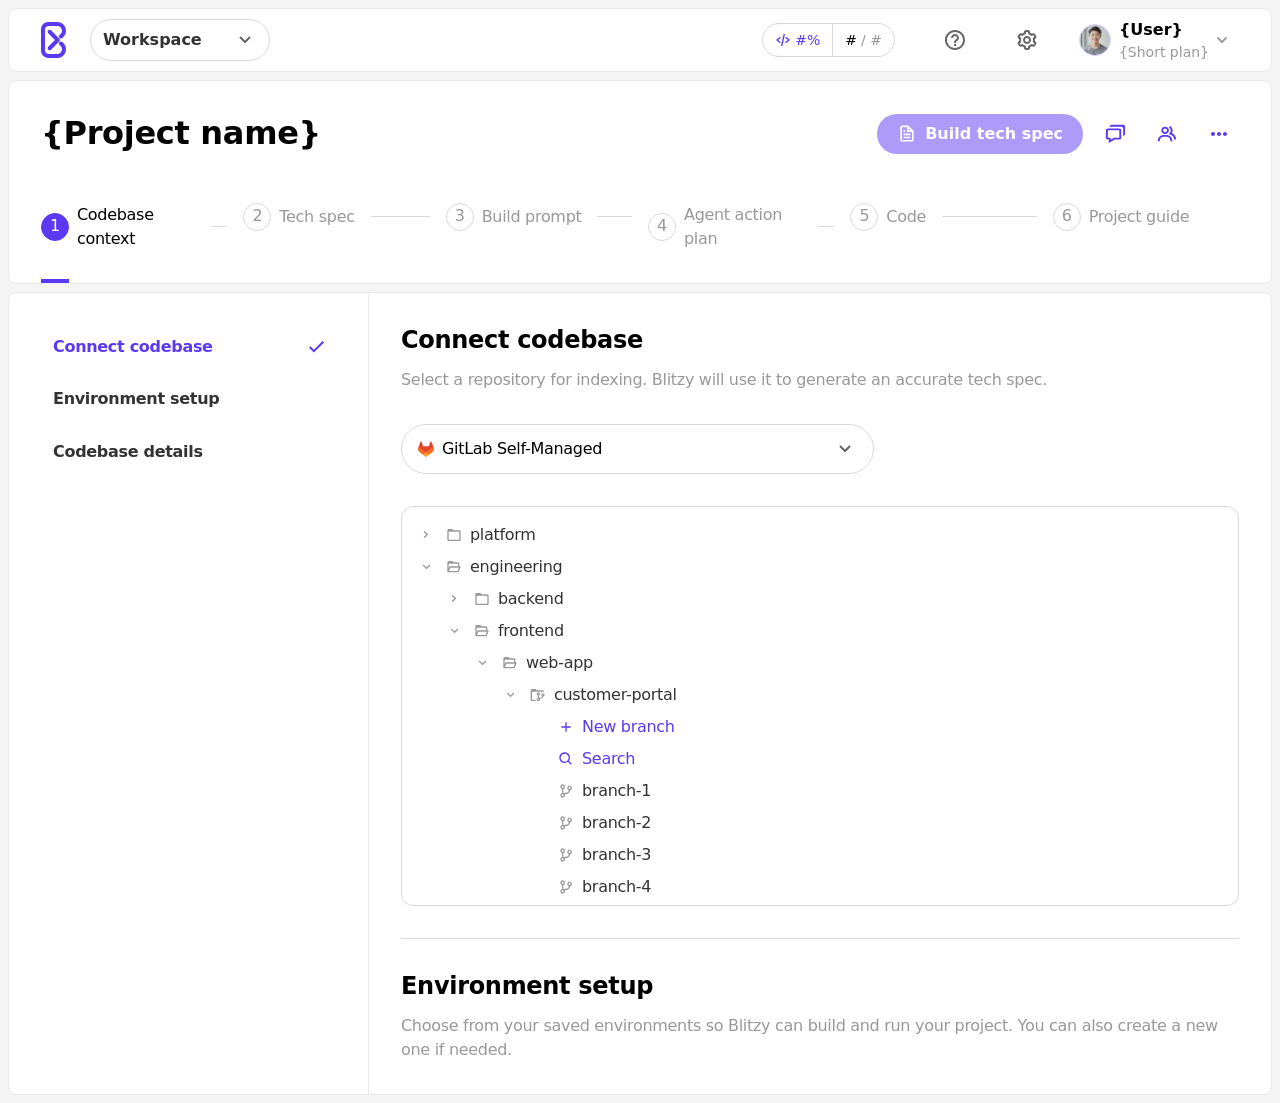
<file: index.html>
<!DOCTYPE html>
<html lang="en">
<head>
  <meta charset="UTF-8">
  <meta name="viewport" content="width=device-width, initial-scale=1.0">
  <title>Connect codebase · Blitzy Platform 2.0</title>
  <!-- SEO: concise page summary for search engines / link previews. Describes the
       "Connect codebase" wizard step and its repository branch selector. -->
  <meta name="description" content="Connect a repository to Blitzy Platform 2.0 and select a branch to index. Browse, paginate, and search your codebase branches to generate an accurate tech spec.">


  <!-- No-op favicon: the design defines no favicon asset, so this empty data URI
       suppresses the browser's automatic /favicon.ico request and keeps the
       console free of a spurious 404. Adds no visible UI. -->
  <link rel="icon" href="data:,">

  <!--
    Blitzy Platform 2.0 — "Branch pagination + search" (Requirements R1, R8).
    Semantic, framework-agnostic page shell for the "Connect codebase" wizard
    step. Structure + semantic class names + ARIA only — every visual value is
    token-driven and defined in the linked stylesheets (no inline styles).

    Load order is a strict contract:
      1. css/tokens.css  (design tokens) — MUST be first
      2. css/styles.css  (layout + component styles) — resolves the tokens
    Scripts load at end of <body> in dependency order: data.js ->
    branch-selector.js -> app.js.
  -->
  <link rel="stylesheet" href="css/tokens.css">
  <link rel="stylesheet" href="css/styles.css">
</head>
<body>

  <!-- ===================================================================
       App bar (Figma 48966:64340)
       Left cluster: Blitzy logo + Workspace select.
       Right cluster: usage pill + help + settings + account.
       =================================================================== -->
  <header class="app-bar">
    <div class="app-bar__group app-bar__group--left">
      <span class="app-bar__logo">
        <img src="assets/icons/blitzy-logo.svg" alt="Blitzy" width="25" height="36">
      </span>

      <!-- Workspace select (48966:64345): label + trailing chevron, no leading icon.
           app.js gives .select-control a benign open/close affordance. -->
      <button class="select-control" type="button" aria-haspopup="listbox" aria-expanded="false">
        <span class="select-control__label">Workspace</span>
        <span class="select-control__icon">
          <img src="assets/icons/chevron-down.svg" alt="" aria-hidden="true" width="24" height="24">
        </span>
      </button>
    </div>

    <div class="app-bar__group app-bar__group--right">
      <!-- Usage pill (48966:64349): the outer frame carries 20px horizontal
           padding (transparent); the bordered body holds the two segments —
           left </> + "#%" (accent); right "#" used + "/ #" total. -->
      <div class="usage-pill">
        <span class="usage-pill__body">
          <span class="usage-pill__segment usage-pill__segment--left">
            <img src="assets/icons/code-alt.svg" alt="" aria-hidden="true" width="16" height="16">
            <span>#%</span>
          </span>
          <span class="usage-pill__segment usage-pill__segment--right">
            <span class="usage-pill__used">#</span>
            <span class="usage-pill__total">/ #</span>
          </span>
        </span>
      </div>

      <button class="app-bar__icon" type="button" aria-label="Help">
        <img src="assets/icons/help-circle.svg" alt="" aria-hidden="true" width="24" height="24">
      </button>
      <button class="app-bar__icon" type="button" aria-label="Settings">
        <img src="assets/icons/cog.svg" alt="" aria-hidden="true" width="24" height="24">
      </button>

      <!-- Account (48966:64361): avatar + name/plan text stack + trailing chevron.
           C2 — a focusable <button> with an accessible name (was a non-focusable
           <div>). The avatar is decorative here since aria-label names the control.
           WCAG 2.5.3 (Label in Name): the accessible name INCLUDES the visible
           text ("{User}", "{Short plan}") so speech-input users can target the
           control by its visible label; the "Account" prefix supplies role context. -->
      <button class="account" type="button" aria-label="Account: {User}, {Short plan}">
        <span class="avatar">
          <img src="assets/images/profile-picture.png" alt="" aria-hidden="true" width="32" height="32">
        </span>
        <span class="account__text">
          <span class="account__name">{User}</span>
          <span class="account__plan">{Short plan}</span>
        </span>
        <img class="account__chevron" src="assets/icons/header-chevron.svg" alt="" aria-hidden="true" width="10" height="6">
      </button>
    </div>
  </header>

  <!-- ===================================================================
       Card B — "Final" band (Figma 48966:64371): white card wrapping the
       project header + wizard stepper. Fill #FFFFFF, 1px #E9E9E9, radius 8,
       padding 32/32/0, 48px gap between header and stepper.
       =================================================================== -->
  <div class="card card--band">
  <!-- ===================================================================
       Project header (Figma 48966:64372): title + action buttons.
       =================================================================== -->
  <div class="project-header">
    <h1 class="project-header__title">{Project name}</h1>

    <div class="project-header__actions">
      <!-- Primary "Build tech spec" button — DISABLED per the design. -->
      <button class="btn btn--primary" type="button" disabled aria-disabled="true">
        <img src="assets/icons/file.svg" alt="" aria-hidden="true" width="20" height="20">
        Build tech spec
      </button>

      <!-- Icon-only actions (chat, group, more). -->
      <button class="btn btn--icon" type="button" aria-label="Chat">
        <img src="assets/icons/chat.svg" alt="" aria-hidden="true" width="23" height="22">
      </button>
      <button class="btn btn--icon" type="button" aria-label="Team">
        <img src="assets/icons/group.svg" alt="" aria-hidden="true" width="23" height="22">
      </button>
      <button class="btn btn--icon" type="button" aria-label="More options">
        <img src="assets/icons/dots-horizontal.svg" alt="" aria-hidden="true" width="24" height="24">
      </button>
    </div>
  </div>

  <!-- ===================================================================
       Wizard stepper (Figma 48966:64385): 6 steps, step 1 active.
       Each step carries its underline element; CSS reveals it only for the
       active step. Active step is marked aria-current="step".
       =================================================================== -->
  <ol class="wizard-stepper">
    <li class="wizard-step" aria-current="step">
      <span class="wizard-step__circle">1</span>
      <span class="wizard-step__label">Codebase context</span>
      <span class="wizard-step__underline" aria-hidden="true"></span>
    </li>
    <li class="wizard-step">
      <span class="wizard-step__circle">2</span>
      <span class="wizard-step__label">Tech spec</span>
      <span class="wizard-step__underline" aria-hidden="true"></span>
    </li>
    <li class="wizard-step">
      <span class="wizard-step__circle">3</span>
      <span class="wizard-step__label">Build prompt</span>
      <span class="wizard-step__underline" aria-hidden="true"></span>
    </li>
    <li class="wizard-step">
      <span class="wizard-step__circle">4</span>
      <span class="wizard-step__label">Agent action plan</span>
      <span class="wizard-step__underline" aria-hidden="true"></span>
    </li>
    <li class="wizard-step">
      <span class="wizard-step__circle">5</span>
      <span class="wizard-step__label">Code</span>
      <span class="wizard-step__underline" aria-hidden="true"></span>
    </li>
    <li class="wizard-step">
      <span class="wizard-step__circle">6</span>
      <span class="wizard-step__label">Project guide</span>
      <span class="wizard-step__underline" aria-hidden="true"></span>
    </li>
  </ol>
  </div><!-- /.card--band -->

  <!-- ===================================================================
       Card C — main-content card (Figma 48966:64434): white card wrapping the
       section nav + main content, separated by the nav's right divider.
       Fill #FFFFFF, 1px #E9E9E9, radius 8.
       =================================================================== -->
  <div class="card card--content">
  <!-- ===================================================================
       Content layout: section nav (aside) + main content.
       =================================================================== -->
  <div class="layout">
    <!-- Section navigation (Figma 48966:64436): active item has the trailing check. -->
    <aside>
      <nav class="section-nav" aria-label="Codebase context sections">
        <a class="section-nav__item" href="#connect-codebase" aria-current="page">
          <span>Connect codebase</span>
          <span class="section-nav__check">
            <img src="assets/icons/nav-check.svg" alt="" aria-hidden="true" width="15" height="12">
          </span>
        </a>
        <a class="section-nav__item" href="#environment-setup">
          <span>Environment setup</span>
        </a>
        <a class="section-nav__item" href="#codebase-details">
          <span>Codebase details</span>
        </a>
      </nav>
    </aside>

    <main>
      <!-- Section heading block (Figma 48966:64448): heading + subtitle, 12px gap. -->
      <div class="section-head" id="connect-codebase">
        <h2 class="section-heading">Connect codebase</h2>
        <p class="section-subtitle">Select a repository for indexing. Blitzy will use it to generate an accurate tech spec.</p>
      </div>

      <!-- Repository select (Figma 48966:64451): leading GitLab logo + label + trailing chevron. -->
      <button class="select-control" type="button" aria-haspopup="listbox" aria-expanded="false">
        <span class="select-control__icon">
          <img src="assets/icons/gitlab.svg" alt="" aria-hidden="true" width="16" height="16">
        </span>
        <span class="select-control__label">GitLab Self-Managed</span>
        <span class="select-control__icon">
          <img src="assets/icons/chevron-down.svg" alt="" aria-hidden="true" width="24" height="24">
        </span>
      </button>

      <!-- Branch-selector panel mount (Figma 48966:64459) — R1.
           EMPTY on purpose: js/branch-selector.js renders the folder/repo
           chain, action rows, branch rows, search, empty state and the
           confirmation bar into this container at runtime. The polite live
           region below is reused by the module to announce filter result and
           appended-row counts to assistive technology. -->
      <section id="branch-selector" class="branch-selector">
        <div class="branch-selector__live" role="status" aria-live="polite" aria-atomic="true"></div>
      </section>

      <!-- In-column divider (Figma 48966:64688) — C4: 1px #D9D9D9 rule spanning the
           content column. The 32px clearance above/below comes from main's 32px gap. -->
      <hr class="content-divider">

      <!-- Section heading block (Figma 48966:64689) — C3: "Environment setup" heading
           + subtitle, 12px gap; same shared template as "Connect codebase". -->
      <div class="section-head" id="environment-setup">
        <h2 class="section-heading">Environment setup</h2>
        <p class="section-subtitle">Choose from your saved environments so Blitzy can build and run your project. You can also create a new one if needed.</p>
      </div>
    </main>
  </div>
  </div><!-- /.card--content -->

  <!-- ===================================================================
       Scripts — classic (non-module) scripts in strict dependency order:
       data.js (static seed) -> branch-selector.js (feature) -> app.js (bootstrap).
       =================================================================== -->
  <script src="js/data.js"></script>
  <script src="js/branch-selector.js"></script>
  <script src="js/app.js"></script>
</body>
</html>
</file>
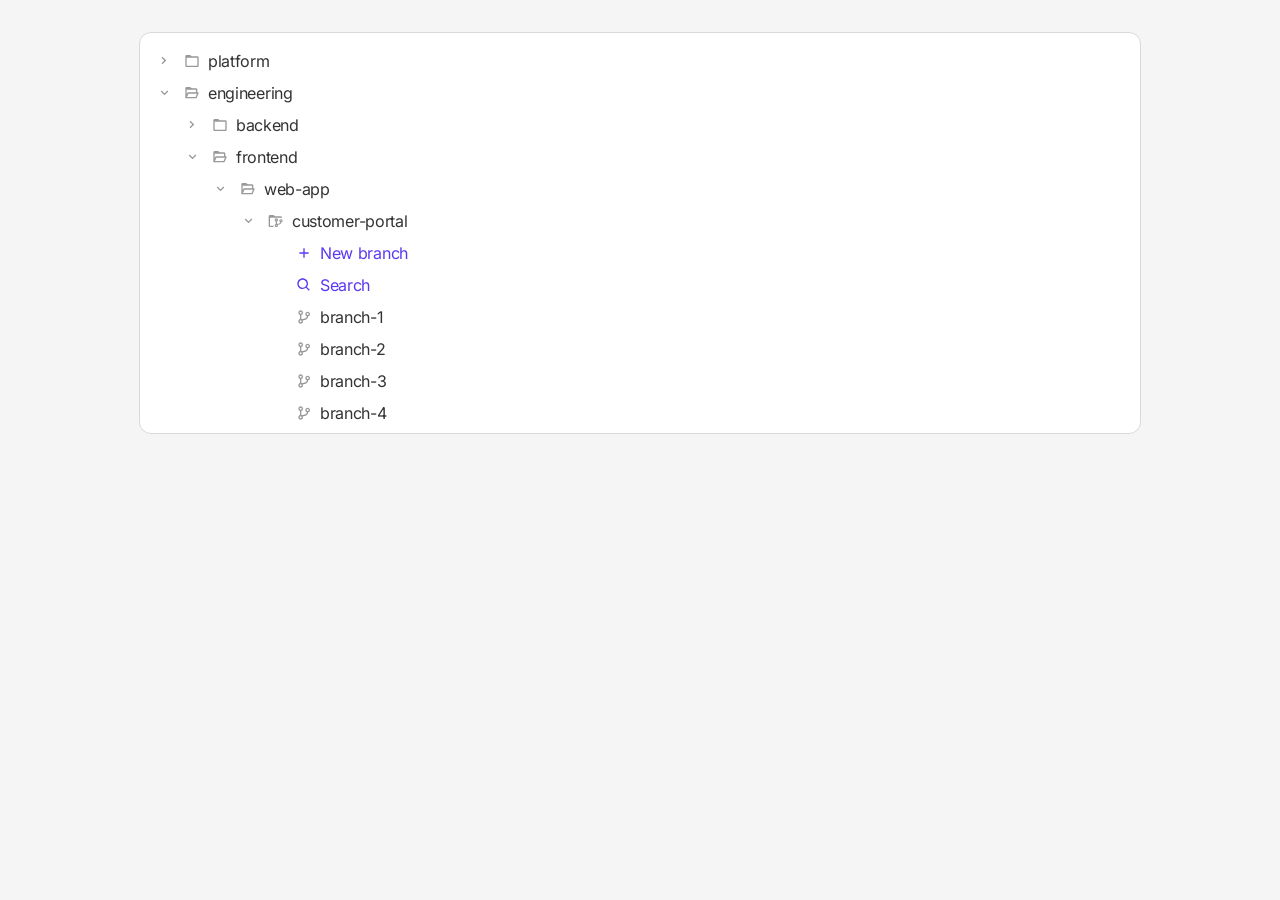
<file: public/index.html>
<!DOCTYPE html>
<html lang="en">
<head>
  <meta charset="utf-8">
  <meta name="viewport" content="width=device-width, initial-scale=1">
  <title>Branch pagination + search</title>
  <meta name="description" content="A codebase folder and repository tree with branch pagination, inline search, selection, and a confirmation footer.">

  <!--
    Stylesheet order is a hard contract: css/tokens.css declares the :root custom
    properties (colors, typography, spacing, radius) that css/branch-list.css
    consumes via var(--…), so tokens MUST load first. Paths are RELATIVE so the
    assets resolve under any static file server. Inter is provided by @font-face
    in css/tokens.css (self-hosted under assets/fonts/, system-font fallback);
    there is intentionally NO external font CDN — zero third-party dependencies.
  -->
  <link rel="stylesheet" href="css/tokens.css">
  <link rel="stylesheet" href="css/branch-list.css">
  <!--
    Favicon: an intentional, self-contained brand mark declared as an inline
    base64 SVG data URI (a #5B39F3 rounded square, the brand purple). Because it
    is a data URI it triggers NO network request and adds NO remote dependency,
    which both honours the project's zero-dependency posture and eliminates the
    default "/favicon.ico" 404 + console error that browsers otherwise emit.
  -->
  <link rel="icon" type="image/svg+xml" href="[data-uri]">
</head>
<body>
  <!-- Visually-hidden document heading (structure for assistive tech; the Figma
       design has no visible panel title, and the surrounding application shell is
       out of scope — Technical Spec §0.8.2). -->
  <h1 class="sr-only">Branch pagination and search</h1>

  <main class="page">
    <!--
      BranchTreeContainer — the bordered branch-list panel (Figma 48966:72006).
      Fixed 400px × ~1000px: 1px #D9D9D9 border, 12px radius, overflow clipped. A
      flex column with two in-flow children: the scrolling list (#tree-list) and
      the pinned confirmation footer (#confirmation-footer). All visual values are
      realized in css/branch-list.css against css/tokens.css; this markup carries
      semantic structure + stable hooks ONLY (no inline styles, no inline scripts).
    -->
    <div class="branch-tree" id="branch-tree">

      <!--
        Scroll region and pagination IntersectionObserver root. Exposed as
        role="tree" (WAI-ARIA Tree) so assistive tech enters tree-navigation
        mode. js/tree.js renders the folder / repository / "New branch" / branch
        rows directly inside it as a FLATTENED set of role="treeitem" rows — each
        carrying aria-level (1-based depth), a data-depth="N" indentation hook, a
        24px icon slot, and a label; folder / repository rows additionally expose
        aria-expanded. Keyboard follows the Tree pattern (single tab stop + roving
        tabindex; Arrow/Home/End move focus — see js/tree.js).

        ARIA ownership reconciliation (F-08 / P4-FIND-3): the non-treeitem nodes that
        share this container — the search input row, the empty-state message, and the
        pagination sentinel — are marked role="none" so they are removed from the
        tree's owned item structure (they are non-focusable, so role="none" is
        honoured). The resting "Search" affordance is a genuine, Figma-mandated
        interactive row; to keep the tree's owned children ARIA-valid
        (aria-required-children — a <button> is not an allowed direct child of
        role="tree"), it is authored as a LEAF role="treeitem" (data-type="action",
        aria-level="5", tabindex="-1" so it joins the single roving-tabindex set),
        mirroring the "New branch" action row. It carries NO aria-expanded (it
        discloses the inline input via aria-controls, not an owned subtree), so the
        Tree keydown handler does NOT treat it as an expandable folder. Enter/Space
        and click activate it (js/tree.js routes Enter/Space on an aria-controls
        action row to its click handler; js/search.js opens the inline input),
        preserving the exact flat visual order and keyboard-open behavior.
      -->
      <div class="branch-tree__list" id="tree-list" role="tree" aria-label="Codebase branches">

        <!-- The tree rows (platform, engineering, backend, frontend, web-app,
             customer-portal, "New branch", …) will be rendered ABOVE this Search
             affordance; further branch rows (branch-5 … branch-16) will be
             appended before #pagination-sentinel. -->

        <!--
          SearchAffordanceRow (Figma 48966:67318) — the resting "Search"
          affordance as a native <button> (purple magnifier + purple "Search"
          label). aria-expanded reflects whether the inline input is open, and
          aria-controls points at the input row it toggles. Transparent by
          default; hover paints the full-width lavender band (css/branch-list.css).
        -->
        <div class="search-affordance" id="search-affordance" role="treeitem" data-id="search-affordance" data-type="action" data-depth="4" aria-level="5" tabindex="-1" aria-controls="search-input-row">
          <img class="branch-tree__icon" src="assets/icons/icon_search.svg" alt="" aria-hidden="true" width="24" height="24">
          <span class="search-affordance__label">Search</span>
        </div>

        <!--
          SearchInputRow (Figma 48966:72061 / 48966:70647) — the inline, box-less
          search field (no fill, bottom border only, radius 0). Hidden by default;
          the search behavior module will reveal it in place of the affordance and
          move focus into the input. Search semantics come from the native
          <input type="search"> and its associated <label> (no role="search" on
          this container — that would be invalid inside the list group). The
          leading magnifier is purple; the native caret is used. The trailing
          clear-× control is present whenever the field is open — the authoritative
          Figma "search open / empty" frame (48966:70647) renders it VISIBLE in the
          empty state (§0.2.2/§0.2.4/§0.2.5), so it is not gated on field content.
        -->
        <div class="search-input-row" id="search-input-row" data-depth="4" role="none" hidden>
          <img class="branch-tree__icon" src="assets/icons/icon_search.svg" alt="" aria-hidden="true" width="24" height="24">
          <label class="sr-only" for="branch-search-input">Search branches</label>
          <input
            id="branch-search-input"
            type="search"
            placeholder="Search"
            autocomplete="off"
            autocapitalize="off"
            spellcheck="false"
            enterkeyhint="search"
            aria-controls="tree-list">
          <button class="search-clear" type="button" aria-label="Clear search">
            <img class="branch-tree__icon" src="assets/icons/icon_x_clear.svg" alt="" aria-hidden="true" width="24" height="24">
          </button>
        </div>

        <!--
          EmptyState (Figma 48966:70337) — the text-only "Branch not found" message
          (no icon, no illustration), left-aligned at the branch label column
          (data-depth="4"). Shown by the search module when a query matches no
          branches. aria-hidden because the equivalent result is announced through
          the #search-status live region below (avoids a duplicate announcement).
        -->
        <p class="empty-state" id="empty-state" data-depth="4" role="none" hidden aria-hidden="true">Branch not found</p>

        <!--
          Pagination sentinel — a zero-footprint 1px IntersectionObserver target
          appended after the last branch row (root = #tree-list). The design shows
          NO spinner, skeleton, "loading more" row, scrollbar chrome, count badge,
          or progress bar — pagination is a pure clip at 400px — so it is invisible.
        -->
        <div id="pagination-sentinel" role="none" aria-hidden="true"></div>
      </div>

      <!--
        Keyboard "Load more" fallback (accessibility only — §0.3.3, §0.4.4).
        Visually hidden and revealed only on keyboard focus, as an opaque overlay
        that causes no layout shift (css/branch-list.css), so it never appears in
        the resting design and adds no visible loading indicator. It is a sibling
        of the scroll region (kept out of the list group).
      -->
      <button class="load-more" type="button" id="load-more">Load more branches</button>

      <!--
        ConfirmationFooter (Figma 48966:68383) — the pinned bottom bar shown when a
        branch is selected. Full-width, TOP border only, bottom-corner radius
        (0 0 12 12), pinned to the container bottom while the list scrolls above.
        Left-to-right: git-branch icon (footer-context #333333 tint — Figma node
        48966:68385 bakes fill="#333333", darker than the #999999 branch-row icon;
        a dedicated icon_git_branch_footer.svg carries this tint), the full branch
        path (filled into #confirmation-path), and the purple check-circle (24×24).
        Hidden until a selection exists.
      -->
      <div class="branch-tree__footer" id="confirmation-footer" hidden>
        <img class="branch-tree__icon" src="assets/icons/icon_git_branch_footer.svg" alt="" aria-hidden="true" width="24" height="24">
        <span class="sr-only">Selected branch: </span>
        <span class="branch-tree__footer-path" id="confirmation-path"></span>
        <img class="branch-tree__check" src="assets/icons/icon_check_circle.svg" alt="" aria-hidden="true" width="24" height="24">
      </div>
    </div>

    <!--
      Visually-hidden ARIA live region — the search module will announce the
      filtered match count and the "Branch not found" empty state here (polite).
      Non-visual accessibility layer only; it does not alter the visual design.
    -->
    <div class="sr-only" id="search-status" role="status" aria-live="polite"></div>

    <!--
      Visually-hidden ARIA live region for branch SELECTION (F-07). When a branch
      is chosen, js/selection.js announces "Selected branch: <full path>" here so
      the revealed confirmation path (mirrored in the pinned footer) is proactively
      conveyed to assistive tech. A dedicated region (separate from #search-status)
      prevents search and selection announcements from clobbering one another.
      Non-visual accessibility layer only; it does not alter the visual design.
    -->
    <div class="sr-only" id="selection-status" role="status" aria-live="polite"></div>
  </main>

  <!--
    Behavior is delivered by native ES modules (js/data.js, js/tree.js,
    js/pagination.js, js/search.js, js/selection.js) wired together by the
    js/app.js entry point. app.js is the ONLY script referenced here: as an ES
    module it imports its siblings itself, is deferred by default (so it runs
    after this markup is parsed), and adds zero third-party dependencies. The
    src is RELATIVE so it resolves under any static file server.
  -->
  <script type="module" src="js/app.js"></script>
</body>
</html>
</file>
<file: css/tokens.css>
/* ==========================================================================
   tokens.css — Design Tokens (CSS Custom Properties)
   --------------------------------------------------------------------------
   Blitzy Platform 2.0 · "Branch pagination + search"

   Single source of truth for design tokens, transcribed verbatim from the
   Figma Token Manifest (file key 91TpUu5OYVLFkPdcBCmOUu; primary screen
   48966:64339). This is the FIRST stylesheet linked in index.html, loaded
   before css/styles.css. Every value in css/styles.css resolves to one of
   the tokens below via var(--token); therefore these token NAMES are a
   stable contract and must not be renamed.

   Rules honored by this file:
     - Plain vanilla CSS. No preprocessor, framework, or build step.
     - No @import, no @font-face, no external/web-font/CDN references.
     - Tokens ONLY, declared on :root. No component or layout selectors.
     - No shadow tokens and no gradient tokens (the design contains none).
     - Exact hex/px values from the manifest — never rounded or converted.

   Sections: Colors · Typography · Radii · Spacing
   ========================================================================== */

:root {
  /* ------------------------------------------------------------------------
     Colors (11)
     Exact hex values from the Figma Token Manifest.
     ------------------------------------------------------------------------ */
  --color-accent: #5B39F3;          /* purple accent: magnifier, action labels, active step, check-circle, links */
  --color-surface: #FFFFFF;         /* card / surface background */
  --color-page-bg: #F5F5F5;         /* page background */
  --color-row-selected: #F2F0FE;    /* selected branch row background (the only selection cue) */
  --color-border: #E9E9E9;          /* app-bar border */
  --color-border-control: #D9D9D9;  /* control borders, panel border, dividers, inactive step outline */
  --color-text-primary: #333333;    /* branch/folder labels, path text, section-nav default */
  --color-text-strong: #000000;     /* typed search text, active step label, usage value, clear "×" */
  /* BLITZY [A11Y] #999999 on the #FFFFFF surface computes to ~2.8:1, below the
     WCAG AA 4.5:1 threshold for normal text. This value is retained deliberately
     to match the Figma design contract EXACTLY (authoritative per AAP §0.3.2,
     usage 10). Flagged for designer review — do NOT darken without a corresponding
     Figma update, per the design-system precedence rule (Figma over WCAG). */
  --color-text-secondary: #999999;  /* placeholder, empty-state text, inactive step, git-branch icon, "/ total" */
  --color-icon-medium: #666666;     /* help / settings icons */
  --color-avatar-stroke: #D4CBFC;   /* 0.5px avatar ring */

  /* ------------------------------------------------------------------------
     Typography (Inter family + 7 text styles)
     Line-heights are unitless em multiples (1.3, 1.5) except text-button,
     which uses a fixed 24px line-height. Two letter-spacing values exist:
     Body/Regular (-0.0188em, text-body) and Body/Bold (-0.0025em, used by the
     SemiBold app-bar Workspace label and the account name).
     ------------------------------------------------------------------------ */
  --font-family-base: 'Inter', system-ui, -apple-system, 'Segoe UI', Roboto, Helvetica, Arial, sans-serif;

  /* text-h4 — Inter 600 / 32px / 1.3 */
  --font-size-h4: 32px;
  --font-weight-h4: 600;
  --line-height-h4: 1.3;

  /* text-h5 — Inter 600 / 24px / 1.3 */
  --font-size-h5: 24px;
  --font-weight-h5: 600;
  --line-height-h5: 1.3;

  /* text-body — Inter 400 / 16px / 1.5 / -0.0188em */
  --font-size-body: 16px;
  --font-weight-body: 400;
  --line-height-body: 1.5;
  --letter-spacing-body: -0.0188em;

  /* text-body-sm — Inter 400 / 14px / 1.5 */
  --font-size-body-sm: 14px;
  --font-weight-body-sm: 400;
  --line-height-body-sm: 1.5;

  /* text-nav — Inter 600 / 16px / 1.3 */
  --font-size-nav: 16px;
  --font-weight-nav: 600;
  --line-height-nav: 1.3;

  /* text-button — Inter 600 / 16px / 24px */
  --font-size-button: 16px;
  --font-weight-button: 600;
  --line-height-button: 24px;

  /* text-search — Inter 500 / 16px / 1.5 */
  --font-size-search: 16px;
  --font-weight-search: 500;
  --line-height-search: 1.5;

  /* ------------------------------------------------------------------------
     Radii (7)
     ------------------------------------------------------------------------ */
  --radius-4: 4px;
  --radius-8: 8px;        /* app bar */
  --radius-12: 12px;      /* branch panel; confirmation-bar bottom corners */
  --radius-24: 24px;      /* usage-pill split corners; environment select */
  --radius-32: 32px;      /* select controls, primary button */
  --radius-36: 36px;      /* section-nav pill, icon-only buttons */
  --radius-100: 100px;    /* avatar circle */

  /* ------------------------------------------------------------------------
     Spacing (7)
     ------------------------------------------------------------------------ */
  --space-4: 4px;         /* tree-row gap */
  --space-8: 8px;         /* select-control gap */
  --space-12: 12px;       /* tree-body vertical padding, row horizontal padding */
  --space-16: 16px;       /* app-bar vertical padding */
  --space-24: 24px;
  --space-32: 32px;       /* app-bar horizontal padding */
  --space-48: 48px;
}
</file>
<file: css/styles.css>
/* ==========================================================================
   styles.css — Layout & Component Styles (token-driven)
   --------------------------------------------------------------------------
   Blitzy Platform 2.0 · "Branch pagination + search"

   SECOND stylesheet linked in index.html (AFTER css/tokens.css). Every color,
   font metric, radius, and spacing value below resolves to a CSS custom
   property declared in css/tokens.css via var(--token). This file provides ALL
   layout + component styling for the single 1440x1024 wizard page:
     - Static page chrome (R8): app bar, project header, wizard stepper,
       section nav, select controls, usage pill, avatar, buttons.
     - Branch-selector panel visual styling (R1-R7): panel, scroll body, tree
       rows, search row, empty state, and confirmation bar.

   Interaction/behavior lives in js/branch-selector.js and js/app.js. The branch
   rows / search / empty-state / confirmation-bar DOM is rendered at runtime by
   JS into the empty `#branch-selector` container, so the dynamic class names
   below are a strict coordination contract (AAP agent_prompt §2).

   RULES HONORED (AAP §0.8 / agent_prompt §1):
     - Plain vanilla CSS. No preprocessor/framework/build. No @import, no
       @font-face, no external/CDN references. Relative asset paths only.
     - Token-driven: no hardcoded hex colors, font sizes/weights/line-heights,
       radii (4/8/12/24/32/36/100), or spacing (4/8/12/16/24/32/48). Those are
       ALWAYS var(--token). Only structural keywords (0/none/auto/transparent/
       inherit/currentColor), layout primitives (flex/grid/%/fr/1fr/center/...),
       and the fixed one-off geometry permitted by agent_prompt §16 are literals.
     - NO shadows, NO gradients anywhere (the design contains none).
     - Scrollbar chrome is HIDDEN (no visible scrollbar in the design).
     - No invented UI: no spinner/skeleton/"Loading…", no numbered pager, no
       "Load more"/next/previous control, no match-substring highlight, no
       empty-state icon/illustration.

   PERMITTED ONE-OFF GEOMETRY LITERALS (agent_prompt §16 — structural, not theme):
     64px app-bar height · 400px panel height · 24px tree indent unit ·
     16px tree/chevron icon box · 24px confirmation check box · 28x4 active-step
     underline · 28px step circle (pairs with the 28px underline) · 40x40 icon
     button · 32x32 avatar · 20px primary-button file icon · 1px/0.5px borders ·
     opacity 0.5 (disabled) · rotate(90deg) (expanded chevron) · layout %/fr.

   CLASS-NAME CONTRACT
     Authoritative dynamic classes (MUST match js/branch-selector.js):
       .branch-tree · .tree-row (+ --folder/--repo/--branch/--action/--selected/
       --expanded, [aria-expanded="true"]) · .tree-row__indent/__chevron/__icon/
       __label · .search-row (+ --action/--active) · .search-row__icon/__input/
       __clear · .empty-state · .confirmation-bar/__icon/__path/__check.
     Static top-level classes (declared by index.html):
       .app-bar · .project-header · ol.wizard-stepper · .layout · nav.section-nav
       · main · h2.section-heading · .select-control (+ --workspace/--repository/
       --environment) · .usage-pill · .avatar · .btn/.btn--primary[disabled]/
       .btn--icon · section#branch-selector.branch-selector.
     Introduced BEM sub-classes (documented deviations, permitted by §2 — align
     index.html to these):
       .app-bar__group/__logo/__icon · .project-header__title/__actions ·
       .wizard-step/__circle/__label/__underline (+ .is-active / [aria-current="step"])
       · .section-nav__item/__check (+ .is-active / [aria-current]) ·
       .select-control__label/__icon · .usage-pill__body · .usage-pill__segment (+ --left/--right)/
       __code/__used/__total · .search-row__label.

   INDENTATION MECHANISM (tree rows / search rows / empty state):
     Indent = depth × 24px. Implemented BOTH ways so JS may use either:
       (a) padding-left: calc(var(--space-12) + var(--depth,0) * 24px)  [exact]
       (b) .tree-row__indent spacer cells (24px each)                   [preferred]
     Prefer (a) for pixel-exact indent (gap-independent). `--branch-depth: 4`
     (a plain count, confirmed from js/data.js) is defined on .branch-tree so
     branch-level elements (search row, empty state) align to the branch indent
     even when JS does not set --depth on them.
   ========================================================================== */

/* --------------------------------------------------------------------------
   Phase 1 — Reset & page base (agent_prompt §3)
   -------------------------------------------------------------------------- */
*,
*::before,
*::after {
  box-sizing: border-box;
}

html {
  /* Full-viewport page background so the centered 1440px column has matching
     gutters on wider viewports. */
  background: var(--color-page-bg);
}

body {
  /* Fixed desktop frame: implement at 1440px, centered. The internal columns
     fill available width via %/fr/flex (see .layout / main / .branch-selector). */
  max-width: 1440px;
  min-height: 100vh;
  margin: 0 auto;
  padding: var(--space-8);

  display: flex;
  flex-direction: column;
  gap: var(--space-8);

  background: var(--color-page-bg);
  color: var(--color-text-primary);

  /* Base body typography (text-body). */
  font-family: var(--font-family-base);
  font-weight: var(--font-weight-body);
  font-size: var(--font-size-body);
  line-height: var(--line-height-body);
  letter-spacing: var(--letter-spacing-body);
}

h1,
h2,
h3,
h4,
h5,
h6,
p {
  margin: 0;
}

ol,
ul {
  margin: 0;
  padding: 0;
  list-style: none;
}

a {
  color: inherit;
  text-decoration: none;
}

button {
  font: inherit;
  color: inherit;
}

/* Page section layout inside Card C: fixed 360px section-nav column + fill
   main content column. Columns are separated by the nav's right divider (not a
   grid gap), so gap is 0 and the nav stretches full height (align stretch). */
.layout {
  display: grid;
  grid-template-columns: 360px 1fr;
  gap: 0;
  align-items: stretch;
}

/* Left nav column carries the Card C internal divider (Figma 48966:64435
   stroke "0px 1px 0px 0px" — right side only). */
.layout > aside {
  border-inline-end: 1px solid var(--color-border);
}

main {
  display: flex;
  flex-direction: column;
  gap: var(--space-32);
  padding: var(--space-32);
  min-width: 0; /* allow the fill column to shrink so children can truncate */
}

.section-heading {
  /* "Connect codebase" main heading — text-h5 (Inter 600 / 24px / 1.3). */
  font-weight: var(--font-weight-h5);
  font-size: var(--font-size-h5);
  line-height: var(--line-height-h5);
  color: var(--color-text-strong);
}

/* Section heading block (Figma 48966:64448): heading + subtitle, 12px gap. */
.section-head {
  display: flex;
  flex-direction: column;
  gap: var(--space-12);
}

/* Repository-select subtitle (Figma 48966:64450) — text-body, secondary. */
.section-subtitle {
  font-weight: var(--font-weight-body);
  font-size: var(--font-size-body);
  line-height: var(--line-height-body);
  letter-spacing: var(--letter-spacing-body);
  color: var(--color-text-secondary);
}

/* In-column divider (Figma 48966:64688) — C4: a 1px #D9D9D9 rule spanning the
   full content-column width, between the branch panel and the Environment setup
   section. UA <hr> chrome (inset border + block margins) is reset to a single
   top border; the 32px clearance above/below is supplied by main's 32px gap. */
.content-divider {
  width: 100%;
  height: 0;
  margin: 0;
  border: 0;
  border-top: 1px solid var(--color-border-control);
}

/* --------------------------------------------------------------------------
   Page cards (Figma screen 48966:64339): the screen is a vertical stack of
   white rounded cards on the page background. Card A = app bar (.app-bar,
   below). Card B = "Final" band (project header + wizard). Card C =
   main-content (section nav + main). Each: surface fill, 1px border, radius 8.
   -------------------------------------------------------------------------- */
.card {
  background: var(--color-surface);
  border: 1px solid var(--color-border);
  border-radius: var(--radius-8);
}

/* Card B (Figma 48966:64371): column, 48px gap, padding 32/32/0 (flush bottom
   so the wizard underline meets the card's lower edge). */
.card--band {
  display: flex;
  flex-direction: column;
  gap: var(--space-48);
  padding: var(--space-32) var(--space-32) 0;
}

/* Card C (Figma 48966:64434): clips the two inner columns (and the nav divider)
   to the card's rounded corners. */
.card--content {
  overflow: hidden;
}

/* --------------------------------------------------------------------------
   Phase 2 — App bar (Figma 48966:64340) (agent_prompt §4)
   -------------------------------------------------------------------------- */
.app-bar {
  height: 64px;
  display: flex;
  align-items: center;
  justify-content: space-between;
  gap: var(--space-16);
  padding: var(--space-16) var(--space-32);
  background: var(--color-surface);
  border: 1px solid var(--color-border);
  border-radius: var(--radius-8);
}

/* Left/right clusters within the bar (brand+workspace | usage+help+settings+avatar). */
.app-bar__group {
  display: flex;
  align-items: center;
  gap: var(--space-16);
}

/* Left cluster gap 24 (Figma 48966:64343); right cluster gap 8 (48966:64348). */
.app-bar__group--left {
  gap: var(--space-24);
}

.app-bar__group--right {
  gap: var(--space-8);
}

/* Blitzy logo. Glyph color is baked into the SVG asset (accent); the token
   color here supports inline/currentColor usage and documents intent. */
.app-bar__logo {
  display: inline-flex;
  align-items: center;
  color: var(--color-accent);
}

/* Help / settings icon controls (#666666 baked into the SVG assets).
   Figma 48966:64357 / 48966:64359: each control is a 64x64 hit-area frame with a
   24x24 glyph centered — i.e. a 20px inset on each side. The horizontal padding
   reproduces the visible inter-item spacing in the right cluster (help glyph sits
   ~20px inside its frame); vertical padding stays 0 so the fixed 64px app-bar
   height is unaffected. Also overrides the UA <button> default padding. */
.app-bar__icon {
  display: inline-flex;
  align-items: center;
  justify-content: center;
  padding: 0 calc(var(--space-16) + var(--space-4));
  background: transparent;
  border: none;
  cursor: pointer;
  color: var(--color-icon-medium);
}

/* --------------------------------------------------------------------------
   Phase 3 — Project header & buttons (Figma 48966:64379) (agent_prompt §5)
   -------------------------------------------------------------------------- */
.project-header {
  display: flex;
  align-items: center;
  justify-content: space-between;
  gap: var(--space-16);
}

.project-header__title {
  /* text-h4 (Inter 600 / 32px / 1.3). */
  font-weight: var(--font-weight-h4);
  font-size: var(--font-size-h4);
  line-height: var(--line-height-h4);
  color: var(--color-text-strong);
}

.project-header__actions {
  display: flex;
  align-items: center;
  /* Figma 48966:64378 actions gap == 48966:64380 icon-group gap == 12px. */
  gap: var(--space-12);
}

/* Button base. */
.btn {
  display: inline-flex;
  align-items: center;
  justify-content: center;
  gap: var(--space-8);
  background: transparent;
  border: none;
  cursor: pointer;
  font-family: var(--font-family-base);
}

/* Primary "Build tech spec" button — DISABLED in this design. */
.btn--primary {
  /* Figma 48966:64379: 8px vertical / 20px horizontal padding
     (20px == space-16 + space-4, composed from manifest tokens). */
  padding: var(--space-8) calc(var(--space-16) + var(--space-4));
  background: var(--color-accent);
  color: var(--color-surface);
  border-radius: var(--radius-32);
  font-weight: var(--font-weight-button);
  font-size: var(--font-size-button);
  line-height: var(--line-height-button);
}

.btn--primary[disabled],
.btn--primary:disabled {
  opacity: 0.5;
  cursor: default;
}

/* Leading white file icon inside the primary button (file.svg is 20x20). */
.btn--primary img,
.btn--primary svg {
  width: 20px;
  height: 20px;
  object-fit: contain;
  display: block;
}

/* Icon-only buttons (chat / group / more) — glyph color is baked into the SVG
   assets (accent). */
.btn--icon {
  width: 40px;
  height: 40px;
  padding: 0;
  border-radius: var(--radius-36);
  background: transparent;
  color: var(--color-accent);
  flex: 0 0 auto;
}

/* --------------------------------------------------------------------------
   Phase 4 — Wizard stepper (Figma 48966:64385) (agent_prompt §6)
   6 steps, horizontal. Active step (step 1): filled accent circle + white
   numeral + strong label + 28x4 accent underline. Inactive: outlined circle +
   secondary numeral/label.
   -------------------------------------------------------------------------- */
.wizard-stepper {
  /* 6 equal columns spanning the full card width (Figma grid repeat(6,1fr)). */
  display: grid;
  grid-template-columns: repeat(6, minmax(0, 1fr));
  gap: var(--space-16);
  align-items: start;
}

.wizard-step {
  position: relative;
  display: flex;
  align-items: center;
  gap: var(--space-8);
  padding-bottom: var(--space-32); /* room for the connector row + active underline (Figma step height 60) */
  /* Step labels: text-body (Inter 400 / 16px / 1.5 / -0.0188em); the active step
     differs by COLOR only (Figma). Default (inactive) secondary. */
  font-weight: var(--font-weight-body);
  font-size: var(--font-size-body);
  line-height: var(--line-height-body);
  letter-spacing: var(--letter-spacing-body);
  color: var(--color-text-secondary);
}

/* Connector line between steps (Figma 48966:64392 / …64400 / …64408 / …64416 /
   …64424): a 1px #D9D9D9 rule filling the remainder of each step column,
   centered on the circle row. The last step (6) has no trailing connector. */
.wizard-step::after {
  content: "";
  flex: 1 1 auto;
  min-width: var(--space-16);
  height: 1px;
  margin-inline-start: var(--space-8);
  background: var(--color-border-control);
}

.wizard-step:last-child::after {
  display: none;
}

.wizard-step__circle {
  flex: 0 0 auto;
  width: 28px;
  height: 28px;
  display: inline-flex;
  align-items: center;
  justify-content: center;
  border-radius: var(--radius-100);
  background: transparent;
  border: 1px solid var(--color-border-control);
  color: var(--color-text-secondary);
  /* Numeral: Inter Regular 400 / 16px (Figma). */
  font-weight: var(--font-weight-body);
  font-size: var(--font-size-nav);
  line-height: var(--line-height-nav);
}

.wizard-step__label {
  color: inherit;
}

/* Underline is only rendered/visible for the active step. */
.wizard-step__underline {
  display: none;
}

.wizard-step.is-active,
.wizard-step[aria-current="step"] {
  color: var(--color-text-strong);
}

.wizard-step.is-active .wizard-step__circle,
.wizard-step[aria-current="step"] .wizard-step__circle {
  background: var(--color-accent);
  border-color: var(--color-accent);
  color: var(--color-surface);
}

.wizard-step.is-active .wizard-step__underline,
.wizard-step[aria-current="step"] .wizard-step__underline {
  display: block;
  position: absolute;
  left: 0; /* aligns under the 28px circle (first flex child) */
  bottom: 0;
  width: 28px;
  height: 4px;
  background: var(--color-accent);
}

/* --------------------------------------------------------------------------
   Phase 5 — Section navigation (Figma 48966:64436) (agent_prompt §7)
   Vertical list; pill is transparent in ALL states. Active: accent text +
   trailing check. Default: primary text, no check.
   -------------------------------------------------------------------------- */
.section-nav {
  display: flex;
  flex-direction: column;
  gap: var(--space-8);
  padding: var(--space-32);
}

.section-nav__item {
  display: flex;
  align-items: center;
  justify-content: space-between;
  gap: var(--space-8);
  padding: var(--space-12);
  border-radius: var(--radius-36);
  background: transparent;
  cursor: pointer;
  /* C1 — items are now <a href> links; suppress the UA link underline (colour is
     already set explicitly below, so it is unaffected by the UA :link colour). */
  text-decoration: none;
  /* text-nav (Inter 600 / 16px / 1.3); default primary. */
  font-weight: var(--font-weight-nav);
  font-size: var(--font-size-nav);
  line-height: var(--line-height-nav);
  color: var(--color-text-primary);
}

/* Trailing active check (nav-check.svg, accent) — hidden unless active. */
.section-nav__check {
  display: none;
  align-items: center;
  justify-content: center;
  color: var(--color-accent);
}

.section-nav__item.is-active,
.section-nav__item[aria-current] {
  color: var(--color-accent);
}

.section-nav__item.is-active .section-nav__check,
.section-nav__item[aria-current] .section-nav__check {
  display: inline-flex;
}

/* Keyboard focus ring for the nav links (C1), matching the app's focus pattern:
   no ring on pointer focus, an accent ring on keyboard focus. */
.section-nav__item:focus {
  outline: none;
}

.section-nav__item:focus-visible {
  outline: 2px solid var(--color-accent);
  outline-offset: -2px;
}

/* --------------------------------------------------------------------------
   Phase 6 — Select controls (workspace 48966:64345, repository 48966:64451)
   (agent_prompt §8)
   -------------------------------------------------------------------------- */
.select-control {
  display: inline-flex;
  align-items: center;
  gap: var(--space-8);
  padding: var(--space-8) var(--space-12);
  border: 1px solid var(--color-border-control);
  border-radius: var(--radius-32);
  background: transparent;
  cursor: pointer;
}

.select-control__label {
  /* text-body. */
  font-weight: var(--font-weight-body);
  font-size: var(--font-size-body);
  line-height: var(--line-height-body);
  letter-spacing: var(--letter-spacing-body);
  color: var(--color-text-primary);
  white-space: nowrap;
  /* The control is a <button>, which carries a UA `text-align: center`. When a
     label is allowed to flex-grow (repository select, Figma 48966:64457 H=FILL),
     that inherited centering would pull the text to the middle of the pill; force
     start alignment so the label sits flush after the leading icon as in Figma.
     Harmless for hug-width labels (workspace) where alignment has no visible box. */
  text-align: start;
}

.select-control__icon {
  display: inline-flex;
  align-items: center;
  justify-content: center;
  flex: 0 0 auto;
}

/* Benign OPEN state. The workspace/repository selects toggle .is-open (and flip
   aria-expanded) via js/app.js; this is the visual consumer of that state — the
   control border adopts the accent colour so the interaction is visible. Purely
   cosmetic: no dropdown menu is built (AAP §0.7.2 — chrome is rendered for
   fidelity only). Token-driven; no transition, since the design contains no
   animation. Both the class and the attribute are matched so the state is
   robust regardless of which one a consumer sets. */
.select-control.is-open,
.select-control[aria-expanded="true"] {
  border-color: var(--color-accent);
}

/* Workspace select (Figma 48966:64345): fixed 180px, label pinned left with the
   chevron at the right edge; label is SemiBold 600 (nav). */
.app-bar .select-control {
  width: 180px;
  justify-content: space-between;
}

.app-bar .select-control__label {
  font-weight: var(--font-weight-nav);
  /* SemiBold label (Figma 48966:64346) — reset the base Regular -0.0188em
     tracking inherited from <body> (matches the manifest text-nav style, which
     carries no tracking). */
  letter-spacing: normal;
}

/* Repository select (Figma 48966:64451): fixed 473px hug (not full width),
   left-aligned; padding 12/16; label is Regular 400 (text-body) in #000000. */
main .select-control {
  width: 473px;
  align-self: flex-start;
  padding: var(--space-12) var(--space-16);
}

main .select-control__label {
  color: var(--color-text-strong);
  /* Figma 48966:64457 sets the label's horizontal sizing to FILL, so the label
     grows to consume the free space and pushes the trailing chevron to the pill's
     right edge (while the leading GitLab icon stays flush-left next to the label).
     A 3-child row (icon + label + chevron) cannot use justify-content:space-between
     without spreading the leading icon away from the label, so the growth is placed
     on the label instead. min-width:0 lets the flex item shrink below its content
     width if ever needed, preventing overflow. */
  flex: 1 1 0;
  min-width: 0;
}

/* --------------------------------------------------------------------------
   Phase 7 — Usage pill (Figma 48966:64349) (agent_prompt §9)
   Two adjoined segments inside one bordered pill. Left: </> icon + text accent.
   Right: used value strong + "/ total" secondary. A 1px divider separates the
   two segments (the visual boundary implied by the split corner radii).
   -------------------------------------------------------------------------- */
/* Outer frame (Figma 48966:64349): transparent, no border/radius of its own;
   carries 20px horizontal padding around the bordered body. This padding is the
   spacing that separates the visible pill from the left cluster and from the
   help icon to its right (Figma renders ~48-51px between the pill border and the
   help glyph — produced by this 20px + the 8px cluster gap + help's 20px inset). */
.usage-pill {
  display: inline-flex;
  align-items: center;
  padding: 0 calc(var(--space-16) + var(--space-4));
}

/* Bordered body: the two adjoined segments clipped to a single pill outline. */
.usage-pill__body {
  display: inline-flex;
  align-items: stretch;
  overflow: hidden; /* clip the segment corners to the pill outline */
  border: 1px solid var(--color-border-control);
  border-radius: var(--radius-24);
}

.usage-pill__segment {
  display: inline-flex;
  align-items: center;
  gap: var(--space-4);
  /* Figma 48966:64351/64354: fixed 32px segment height with 0 vertical / 12px
     horizontal padding (text vertically centered inside the fixed box). Keeping
     the height explicit preserves the pill's overall 32px height even though the
     text is only 14px tall. */
  height: var(--space-32);
  padding: 0 var(--space-12);
  /* text-body-sm (Figma Body/Small): Inter Regular 400 / 14px / 1.5, NO
     letter-spacing (only Regular-body text carries the -0.0188em tracking). */
  font-weight: var(--font-weight-body-sm);
  font-size: var(--font-size-body-sm);
  line-height: var(--line-height-body-sm);
  /* Body/Small carries NO tracking; reset the -0.0188em inherited from <body>. */
  letter-spacing: normal;
}

.usage-pill__segment--left {
  border-radius: var(--radius-24) 0 0 var(--radius-24);
  color: var(--color-accent);
}

.usage-pill__segment--right {
  border-radius: 0 var(--radius-24) var(--radius-24) 0;
  border-left: 1px solid var(--color-border-control);
  color: var(--color-text-strong);
}

/* Used value (strong) and the "/ total" suffix (secondary). */
.usage-pill__used {
  color: var(--color-text-strong);
}

.usage-pill__total {
  color: var(--color-text-secondary);
}

/* --------------------------------------------------------------------------
   Phase 8 — Profile avatar (Figma 48966:64363) (agent_prompt §10)
   -------------------------------------------------------------------------- */
.avatar {
  width: 32px;
  height: 32px;
  display: inline-block;
  overflow: hidden;
  border-radius: var(--radius-100);
  border: 0.5px solid var(--color-avatar-stroke);
  flex: 0 0 auto;
}

.avatar img {
  width: 100%;
  height: 100%;
  object-fit: cover;
  display: block;
}

/* Account (Figma 48966:64361): avatar + two-line name/plan stack + chevron.
   Padded box (8/12), radius 4, transparent fill. */
.account {
  /* C2 — now a <button>; neutralise UA button chrome to preserve the Figma look
     (transparent fill, no border, inherited type, left-aligned content). */
  background: transparent;
  border: 0;
  margin: 0;
  font: inherit;
  color: inherit;
  text-align: left;
  cursor: pointer;
  display: inline-flex;
  align-items: center;
  gap: var(--space-8);
  padding: var(--space-8) var(--space-12);
  border-radius: var(--radius-4);
}

/* Keyboard focus ring for the account button (C2), matching the app's pattern:
   no ring on pointer focus, an accent ring on keyboard focus. */
.account:focus {
  outline: none;
}

.account:focus-visible {
  outline: 2px solid var(--color-accent);
  outline-offset: -2px;
}

.account__text {
  display: inline-flex;
  flex-direction: column;
  justify-content: center;
  white-space: nowrap;
}

/* "{User}" (Figma 48966:64366) — Inter SemiBold 600 / 16px / 1.5, strong. */
.account__name {
  font-weight: var(--font-weight-nav);
  font-size: var(--font-size-nav);
  line-height: var(--line-height-body);
  /* SemiBold name (Figma 48966:64366) — reset the base Regular -0.0188em
     tracking inherited from <body> (manifest text-nav carries no tracking). */
  letter-spacing: normal;
  color: var(--color-text-strong);
}

/* "{Short plan}" (Figma 48966:64367) — Inter Regular 400 / 14px / 1.5, secondary. */
.account__plan {
  font-weight: var(--font-weight-body-sm);
  font-size: var(--font-size-body-sm);
  line-height: var(--line-height-body-sm);
  /* Body/Small carries NO tracking; reset the -0.0188em inherited from <body>. */
  letter-spacing: normal;
  color: var(--color-text-secondary);
}

.account__chevron {
  flex: 0 0 auto;
}


/* --------------------------------------------------------------------------
   Phase 9 — Branch-selector panel + scroll pagination (Figma 48966:64459)
   (agent_prompt §11) — R1 / R2
   Fixed 400px panel with an internal vertical-scroll body. The fixed-height
   scroll IS the pagination affordance (R2): additional branch rows are revealed
   by scrolling. No pager / "Load more" / next-prev / spinner. Scrollbar chrome
   is hidden. `position: relative` anchors the pinned confirmation bar.
   -------------------------------------------------------------------------- */
.branch-selector {
  position: relative;
  width: 100%;
  height: 400px;
  overflow: hidden;
  background: var(--color-surface);
  border: 1px solid var(--color-border-control);
  border-radius: var(--radius-12);
}

.branch-tree {
  /* Local structural indent constants (not theme tokens):
       --branch-depth : depth of branch rows (confirmed 4 from js/data.js)
     The 24px indent unit is a permitted one-off geometry literal (§16). */
  --branch-depth: 4;

  height: 100%;
  overflow-y: auto;
  padding: var(--space-12) 0;

  /* Hide the scrollbar chrome (no visible scrollbar in the design). */
  scrollbar-width: none; /* Firefox */
  -ms-overflow-style: none; /* legacy Edge/IE */
}

.branch-tree::-webkit-scrollbar {
  display: none; /* WebKit / Blink */
}

/* When a confirmation bar is pinned at the bottom, shrink the scroll viewport
   so tree rows never pass behind the (transparent) bar. Two hooks are provided:
   the native :has() selector, and an explicit modifier class JS may toggle. */
.branch-selector:has(.confirmation-bar) .branch-tree,
.branch-selector--confirmed .branch-tree {
  height: calc(100% - var(--space-48));
}

/* --------------------------------------------------------------------------
   Phase 10 — Tree rows (folder 48966:64461, branch 48966:64524,
   action 48966:64504) (agent_prompt §12) — R1 / R7
   -------------------------------------------------------------------------- */
.tree-row {
  display: flex;
  align-items: center;
  gap: var(--space-4);
  padding: var(--space-4) var(--space-12);
  /* Exact depth indent (gap-independent). JS sets --depth per row; folders sit
     at depths 0-3, branches/actions at depth 4. One indent level = a 24px cell
     plus the 4px inter-cell gap = 28px (Figma reconciled spec: chevron cell x =
     12 + depth*28). Leaf rows (branch/action) add a reserved chevron slot below. */
  padding-left: calc(var(--space-12) + var(--depth, 0) * (var(--space-24) + var(--space-4)));
  background: transparent;
  cursor: pointer;
  /* text-body; folder/repo/branch labels are primary (#333333). */
  font-weight: var(--font-weight-body);
  font-size: var(--font-size-body);
  line-height: var(--line-height-body);
  letter-spacing: var(--letter-spacing-body);
  color: var(--color-text-primary);
}

/* 24px depth spacer (alternative indent path; JS emits `depth` of them). */
.tree-row__indent {
  flex: 0 0 24px;
  width: 24px;
  align-self: stretch;
}

/* Chevron cell — 24x24 cell holding a 16px glyph (Figma: glyph centered, 4px
   inset). Rotates 90deg when its row/group is expanded. */
.tree-row__chevron {
  flex: 0 0 var(--space-24);
  width: var(--space-24);
  height: var(--space-24);
  display: inline-flex;
  align-items: center;
  justify-content: center;
}

.tree-row--expanded .tree-row__chevron,
[aria-expanded="true"] .tree-row__chevron {
  transform: rotate(90deg);
}

/* 24x24 icon cell holding a 16px glyph (folder / folder-open / repo /
   git-branch), centered with a 4px inset per the Figma reconciled spec. */
.tree-row__icon {
  flex: 0 0 var(--space-24);
  width: var(--space-24);
  height: var(--space-24);
  display: inline-flex;
  align-items: center;
  justify-content: center;
}

.tree-row__chevron img,
.tree-row__chevron svg,
.tree-row__icon img,
.tree-row__icon svg {
  width: var(--space-16);
  height: var(--space-16);
  object-fit: contain;
  display: block;
}

.tree-row__label {
  min-width: 0;
  color: inherit; /* primary for folder/repo/branch; accent for action rows */
  white-space: nowrap;
  overflow: hidden;
  text-overflow: ellipsis;
}

/* Action rows ("New branch", "Search" action-link): icon + label accent. The
   icon fill is baked into the SVG; the token color drives the label text and
   any inline/currentColor icon. */
.tree-row--action {
  color: var(--color-accent);
}

/* Leaf rows (branch, action) carry NO chevron cell. Reserve the chevron slot
   (one 24px cell + 4px gap = 28px) so a leaf's type-icon aligns with a same-depth
   folder's type-icon. Per the Figma reconciled spec a depth-4 leaf icon sits at
   x = 12 + 5*28 = 152 (under the parent repo LABEL), not under the repo icon. */
.tree-row--branch,
.tree-row--action {
  padding-left: calc(
    var(--space-12) +
    var(--depth, 0) * (var(--space-24) + var(--space-4)) +
    (var(--space-24) + var(--space-4))
  );
}

/* Selected branch row — the ONLY selection cue is the background fill. No
   border, no bold weight, no radius change; the label stays primary. */
.tree-row--selected {
  background: var(--color-row-selected);
}

/* Focus indication (R7 / a11y). Selecting a branch (mouse OR keyboard) moves
   focus to its row for correct focus management. Figma shows the #F2F0FE
   background as the ONLY selection cue — no outline — so the UA default focus
   ring is suppressed for pointer-driven focus (:focus). Keyboard users still
   get a clearly visible accent ring via :focus-visible, which pointer clicks do
   not trigger. outline-offset draws the ring inside the row so it is never
   clipped by the panel edge. Applies to tree rows and the collapsed "Search"
   action row (the active search input handles its own focus via :focus-within
   below, which shows no box per Figma). */
.tree-row:focus,
.search-row:focus {
  outline: none;
}

.tree-row:focus-visible,
.search-row--action:focus-visible {
  outline: 2px solid var(--color-accent);
  outline-offset: -2px;
}


/* --------------------------------------------------------------------------
   Phase 11 — Search row (action 48966:64514 / active 48966:61545)
   (agent_prompt §13) — R3 / R4 / R6
   The "Search" row toggles between a collapsed action-link and an active input.
   It is laid out like an action tree row and sits at the branch indent.
   -------------------------------------------------------------------------- */
.search-row {
  display: flex;
  align-items: center;
  gap: var(--space-4);
  padding: var(--space-4) var(--space-12);
  /* Align the magnifier to the branch/action icon column (Figma x=152 at depth 4):
     28px per depth + a reserved chevron slot (this row has no chevron cell). */
  padding-left: calc(
    var(--space-12) +
    var(--depth, var(--branch-depth, 4)) * (var(--space-24) + var(--space-4)) +
    (var(--space-24) + var(--space-4))
  );
}

/* Collapsed action-link: magnifier + "Search" label, accent. */
.search-row--action {
  color: var(--color-accent);
  cursor: pointer;
}

.search-row__label {
  /* text-body label for the collapsed action-link (inherits accent color). */
  font-weight: var(--font-weight-body);
  font-size: var(--font-size-body);
  line-height: var(--line-height-body);
  letter-spacing: var(--letter-spacing-body);
  color: inherit;
}

/* Active input: transparent fill, bottom-only divider, no radius, no focus box. */
.search-row--active {
  background: transparent;
  border: none;
  border-bottom: 1px solid var(--color-border-control);
  border-radius: 0;
}

.search-row--active:focus-within {
  outline: none;
  box-shadow: none;
}

/* Magnifier stays accent (baked into search.svg; token supports currentColor).
   24x24 cell with a 16px glyph, matching the tree-row icon cell so the magnifier
   aligns with the "+" (New branch) and the branch git-branch icons. */
.search-row__icon {
  flex: 0 0 var(--space-24);
  width: var(--space-24);
  height: var(--space-24);
  display: inline-flex;
  align-items: center;
  justify-content: center;
  color: var(--color-accent);
}

.search-row__icon img,
.search-row__icon svg {
  width: var(--space-16);
  height: var(--space-16);
  object-fit: contain;
  display: block;
}

/* Typed text is strong (#000000); no border, no outline, no focus box. */
.search-row__input {
  flex: 1 1 auto;
  min-width: 0;
  padding: 0;
  background: transparent;
  border: none;
  outline: none;
  box-shadow: none;
  color: var(--color-text-strong);
  /* Figma search-text node 48966:62187: the field's BASE textStyle is Inter
     Medium 500 (that base applies only to the caret "|"), but the VISIBLE typed
     characters carry a ts1 override to Inter Regular 400 — identical to the
     "Search" placeholder weight. So render visible typed text at 400 to match
     Figma exactly; size/line-height keep the text-search token (16px / 1.5em). */
  font-family: var(--font-family-base);
  font-weight: var(--font-weight-body);
  font-size: var(--font-size-search);
  line-height: var(--line-height-search);
  letter-spacing: var(--letter-spacing-body);
}

/* Placeholder "Search" is Inter Regular 400 (#999999) per Figma ts1 override
   (48966:61554). The input now also resolves to 400, so this weight is
   inherited; it is restated explicitly to document the placeholder intent and
   stay robust if the input weight ever changes. */
.search-row__input::placeholder {
  color: var(--color-text-secondary);
  font-weight: var(--font-weight-body);
  opacity: 1; /* normalize Firefox's reduced placeholder opacity */
}

/* Clear "×" is strong (#000000, baked into close.svg). */
.search-row__clear {
  flex: 0 0 16px;
  width: 16px;
  height: 16px;
  padding: 0;
  display: inline-flex;
  align-items: center;
  justify-content: center;
  background: transparent;
  border: none;
  cursor: pointer;
  color: var(--color-text-strong);
}

.search-row__clear img,
.search-row__clear svg {
  width: 100%;
  height: 100%;
  object-fit: contain;
  display: block;
}

/* --------------------------------------------------------------------------
   Phase 12 — Empty state (Figma 48966:70337) (agent_prompt §14) — R5
   Text-only "Branch not found", secondary color, left-aligned to the branch
   indent. NO icon, NO illustration, NO background.
   -------------------------------------------------------------------------- */
.empty-state {
  padding: var(--space-4) var(--space-12);
  /* Text-only row (no icon). Align the message with the branch LABEL column
     (Figma: left-aligned to the depth-4 branch-label column, x=180). That is two
     cells beyond the depth indent: the reserved chevron slot + the (absent) icon
     slot, each a 24px cell + 4px gap. */
  padding-left: calc(
    var(--space-12) +
    (var(--depth, var(--branch-depth, 4)) + 2) * (var(--space-24) + var(--space-4))
  );
  background: transparent;
  color: var(--color-text-secondary);
  /* text-body (Inter 400 / 16px / 1.5 / -0.0188em). */
  font-weight: var(--font-weight-body);
  font-size: var(--font-size-body);
  line-height: var(--line-height-body);
  letter-spacing: var(--letter-spacing-body);
}

/* --------------------------------------------------------------------------
   Phase 13 — Confirmation bar (Figma 48966:68383) (agent_prompt §15) — R7
   Pinned footer at the panel bottom: transparent over the white card, top-only
   border, bottom corners rounded to the panel radius. git-branch icon + full
   path text (primary) + accent check-circle (24x24).
   -------------------------------------------------------------------------- */
.confirmation-bar {
  position: absolute;
  left: 0;
  right: 0;
  bottom: 0;
  display: flex;
  align-items: center;
  gap: var(--space-8);
  padding: var(--space-12);
  background: transparent;
  border-top: 1px solid var(--color-border-control);
  border-radius: 0 0 var(--radius-12) var(--radius-12);
}

.confirmation-bar__icon {
  flex: 0 0 16px;
  width: 16px;
  height: 16px;
  display: inline-flex;
  align-items: center;
  justify-content: center;
}

.confirmation-bar__path {
  flex: 1 1 auto;
  min-width: 0;
  color: var(--color-text-primary);
  /* text-body. */
  font-weight: var(--font-weight-body);
  font-size: var(--font-size-body);
  line-height: var(--line-height-body);
  letter-spacing: var(--letter-spacing-body);
  /* R7 (Figma 48966:68386): render the FULL branch path on a single line. No
     overflow:hidden / text-overflow:ellipsis — the design shows the complete
     path with no truncation, and the longest seed path fits the panel width. */
  white-space: nowrap;
}

.confirmation-bar__check {
  flex: 0 0 24px;
  width: 24px;
  height: 24px;
  margin-left: auto;
  display: inline-flex;
  align-items: center;
  justify-content: center;
  color: var(--color-accent);
}

.confirmation-bar__icon img,
.confirmation-bar__icon svg,
.confirmation-bar__check img,
.confirmation-bar__check svg {
  width: 100%;
  height: 100%;
  object-fit: contain;
  display: block;
}

/* R7 (Figma 48966:68385): the confirmation-bar git-branch icon is #333333
   (dark) — distinct from the #999999 tree-row git-branch icons. The shared
   git-branch.svg asset is baked at #999999 (AAP §0.3.4: ONE reused asset), so
   this single instance is recoloured to the primary-text token via a CSS mask
   — a flat, colourspace-independent fill clipped to the asset silhouette. The
   decorative <img> is hidden so the masked fill shows through; the asset file
   and every tree-row instance stay #999999. */
.confirmation-bar__icon {
  background-color: var(--color-text-primary);
  -webkit-mask: url("../assets/icons/git-branch.svg") no-repeat center / contain;
          mask: url("../assets/icons/git-branch.svg") no-repeat center / contain;
}

.confirmation-bar__icon img {
  display: none;
}

/* --------------------------------------------------------------------------
   Phase 14 — Accessibility live region (agent_prompt §5) — R2 / R4 / R5
   Polite live region declared by index.html inside #branch-selector and reused
   by js/branch-selector.js (ensureLiveRegion) to announce filter-result and
   appended-row counts. Visually hidden with ZERO layout impact so the fixed
   400px panel and its scroll list are never displaced by announcement text.
   Mirrors the visually-hidden pattern branch-selector.js applies when it has to
   create the region itself. Structural a11y-clip literals only (not theme values).
   -------------------------------------------------------------------------- */
.branch-selector__live {
  position: absolute;
  width: 1px;
  height: 1px;
  margin: -1px;
  padding: 0;
  border: 0;
  overflow: hidden;
  clip: rect(0 0 0 0);
  clip-path: inset(50%);
  white-space: nowrap;
}
</file>
<file: public/css/tokens.css>
/* tokens.css — Design token layer for "Branch pagination + search".
 * Loaded FIRST (before branch-list.css); every component value resolves to a
 * var(--…) declared here. Values are the exact Figma Token Manifest (§0.2.3);
 * token names are a contract with branch-list.css and must not be renamed.
 * Plain CSS only: no preprocessor, no build step, no CDN. */

/* Self-hosted Inter (SIL OFL-1.1; files + license under ../assets/fonts/).
 * Relative src only — no external font CDN. font-display: swap renders the
 * system fallback immediately, then swaps Inter in when loaded. */
@font-face {
  font-family: "Inter";
  font-style: normal;
  font-weight: 400;
  font-display: swap;
  src: url("../assets/fonts/inter-latin-400-normal.woff2") format("woff2");
}
@font-face {
  font-family: "Inter";
  font-style: normal;
  font-weight: 500;
  font-display: swap;
  src: url("../assets/fonts/inter-latin-500-normal.woff2") format("woff2");
}
@font-face {
  font-family: "Inter";
  font-style: normal;
  font-weight: 600;
  font-display: swap;
  src: url("../assets/fonts/inter-latin-600-normal.woff2") format("woff2");
}

:root {
  /* Colors — exact Figma hex. */
  --color-surface: #FFFFFF;
  --color-border-control: #D9D9D9;
  --color-brand-purple: #5B39F3;
  --color-text-primary: #333333;
  --color-text-black: #000000;
  /* BLITZY [A11Y]: muted text (placeholder + "Branch not found") is the exact
   * Figma value #999999; on #FFFFFF it computes ~2.85:1 and on #F2F0FE ~2.53:1,
   * below WCAG AA 4.5:1 for normal text. Figma is authoritative, so the value
   * is preserved exactly and flagged for designer review rather than altered. */
  --color-text-muted: #999999;
  --color-row-highlight: #F2F0FE;  /* recurring hover + selected row background */
  --color-page-bg: #F5F5F5;
  --color-border-card: #E9E9E9;    /* manifest completeness; unused by the feature */

  /* Typography — Inter family. Each role is exposed as a `font` shorthand plus
   * individual sub-property tokens (the shorthand cannot carry letter-spacing).
   * --font-family-base is the only non-manifest token: it makes Inter usable
   * with a graceful system fallback. */
  --font-family-base: Inter, -apple-system, "Segoe UI", Roboto, Helvetica, Arial, sans-serif;

  --text-tree-row-weight: 400;
  --text-tree-row-size: 16px;
  --text-tree-row-line-height: 1.5em;
  --text-tree-row-letter-spacing: -0.0188em;
  --text-tree-row: 400 16px/1.5em var(--font-family-base);

  --text-search-base-weight: 500;
  --text-search-base-size: 16px;
  --text-search-base-line-height: 1.5em;
  --text-search-base: 500 16px/1.5em var(--font-family-base);

  --text-heading-h5-weight: 600;
  --text-heading-h5-size: 24px;
  --text-heading-h5-line-height: 1.3em;
  --text-heading-h5: 600 24px/1.3em var(--font-family-base);

  /* Spacing — exact px. */
  --space-row-v: 4px;
  --space-row-h: 12px;
  --space-row-gap: 4px;
  --space-indent-step: 28px;   /* per tree level: 24px icon slot + 4px gap */
  --space-list-pad-v: 12px;
  --space-panel: 32px;

  /* Radius — exact. */
  --radius-container: 12px;
  --radius-footer-bottom: 0 0 12px 12px;  /* footer: bottom corners only */
  --radius-row: 0;                          /* rows stay square even when highlighted */

  /* Border widths — control strokes: the panel (all four sides), the search
   * input underline (bottom only), and the confirmation footer (top only) all
   * render a 1px #D9D9D9 line per Figma. */
  --border-width-control: 1px;

  /* Focus ring — keyboard-only a11y outline width (non-visual layer, does not
   * alter the resting Figma design). Offsets derive from this via calc(). */
  --focus-outline-width: 2px;

  /* Transform — expanded folders rotate the un-rotated chevron asset 90°
   * (static end-state only; no transition, matching the Figma design). */
  --rotate-chevron-expanded: 90deg;

  /* Component structural dimensions (Figma 48966:72006 branch-list panel).
   * Centralized in the token layer so every VISIBLE dimension resolves through
   * a var(--…); branch-list.css consumes each token and defines no local values. */
  --branch-tree-height: 400px;        /* fixed container CONTENT height (clips overflow) */
  --branch-tree-width: 1000px;        /* container CONTENT width (~1000px per Figma)     */
  --branch-tree-row-height: 32px;     /* fixed row height per Figma                       */
  --branch-tree-icon-slot: 24px;      /* slot each 16px icon is centered in               */
  --branch-tree-icon-size: 16px;      /* rendered icon glyph size                         */
  --branch-tree-check-size: 24px;     /* confirmation check-circle (larger icon)          */
  --branch-tree-footer-height: 48px;  /* pinned confirmation footer height                */
  --branch-tree-footer-gap: 8px;      /* footer icon/text/check gap                       */
}
</file>
<file: public/css/branch-list.css>
/* branch-list.css — Component styles & states for "Branch pagination + search".
 * Visual realization of Figma "Blitzy-Platform-2.0" (fileKey 91TpUu5OYVLFkPdcBCmOUu),
 * frame 48966:14667 (Technical Spec §0.2). Loaded AFTER css/tokens.css.
 *
 * Every tokenized color/spacing/radius/typography value resolves to a var(--…)
 * from tokens.css. The only literals are CSS-universal keywords (0, none, auto,
 * transparent, normal, currentColor), a few one-off STRUCTURAL dimensions
 * (centralized as local --branch-tree-* properties), 1px control borders, and
 * non-visual a11y primitives (visually-hidden utility, focus-ring widths).
 * No preprocessor/build/CDN; no shadows/gradients; no invented UI (no loading
 * indicator, no matched-substring highlight, no per-row checkmark). Icon colors
 * are baked into the SVG assets — this stylesheet only sizes/positions them.
 *
 * SELECTOR / HOOK CONTRACT (matches public/index.html and future public/js):
 *   .branch-tree / #branch-tree ............ bordered 400px container
 *   .branch-tree__list / #tree-list ........ the ONLY scroll region (role="tree";
 *       holds a flattened set of role="treeitem" rows with aria-level)
 *   .tree-row .............................. folder / repository rows (have chevron)
 *   .new-branch-row ........................ "New branch" action row
 *   .branch-row ............................ branch leaf rows
 *   .search-affordance / #search-affordance  resting "Search" affordance (a <button>)
 *   .search-input-row / #search-input-row .. open inline search input row, containing
 *       #branch-search-input (<input type="search">) + a clear <button>
 *   .empty-state ........................... "Branch not found" message
 *   #search-status.sr-only ................. aria-live result/empty announcement
 *   #pagination-sentinel ................... IntersectionObserver target
 *   #load-more ............................. keyboard "Load more" a11y fallback
 *   .branch-tree__footer / #confirmation-footer  pinned selection footer
 *
 * STATE HOOKS (toggled by JS, styled here):
 *   expanded folders ......... aria-expanded="true"  (rotates chevron 90°)
 *   selected rows ............ .is-selected AND/OR aria-current="true"
 *   hidden elements .......... the `hidden` attribute
 *
 * DEPTH / INDENTATION CONTRACT (Figma pixel-exact):
 *   Each row carries a data-depth="N" attribute (N = 0–5). The [data-depth="N"]
 *   rules below map it to --row-depth, which the per-row padding-left formulas
 *   turn into indentation. Static rows (Search affordance, search input, empty
 *   state) declare data-depth="4" so they align to the branch column. Row shape:
 *     - folder/repo (.tree-row):     [chevron 24px][icon 24px][label]
 *     - branch/action/search rows:   [icon 24px][content]        (no chevron)
 *     - empty state (.empty-state):  [text]                      (no icon)
 *   Resulting offsets: customer-portal(depth3) @152px; branch(depth4) @180px;
 *   "Branch not found"(depth4) @180px.
 *
 * KEYBOARD MODEL (non-visual a11y layer): interactive rows use roving tabindex
 * (JS: active row tabindex=0, others -1; Arrow keys move focus). Every focusable
 * row exposes a tokenized inset :focus-visible ring below. */

/* Global box-sizing reset. */
*,
*::before,
*::after {
  box-sizing: border-box;
}

/* Page shell — PREVIEW ONLY. Neutral background + centered container so
 * index.html previews standalone; the application shell is out of scope (§0.8.2). */
body {
  margin: 0;
  padding: var(--space-panel);
  min-height: 100vh;
  display: flex;
  justify-content: center;
  align-items: flex-start;
  background: var(--color-page-bg);
  font: var(--text-tree-row);
  font-family: var(--font-family-base);
  color: var(--color-text-primary);
}

/* Page content wrapper (flex item of body). A flex item's default
 * `min-width: auto` refuses to shrink below its content's size, which would let
 * the fixed-width .branch-tree establish a 1000px containing block and defeat
 * its own `max-width: 100%` on viewports narrower than the panel (horizontal
 * overflow). `min-width: 0` restores shrink-to-fit so .branch-tree's max-width
 * caps correctly; the desktop layout is unchanged (the panel stays ~1000px and
 * centered whenever the viewport is wide enough). */
.page {
  min-width: 0;
  max-width: 100%;
}

/* Visually-hidden utility (non-visual a11y): used by #search-status and #load-more. */
.sr-only {
  position: absolute;
  width: 1px;
  height: 1px;
  padding: 0;
  margin: -1px;
  overflow: hidden;
  clip: rect(0 0 0 0);
  clip-path: inset(50%);
  white-space: nowrap;
  border: 0;
}

/* ---------------------------------------------------------------------------
 * Depth → --row-depth mapping (replaces per-row inline styles). Consumed by the
 * padding-left formulas on each row type. Covers the data model's depths 0–5.
 * ------------------------------------------------------------------------- */
[data-depth="0"] { --row-depth: 0; }
[data-depth="1"] { --row-depth: 1; }
[data-depth="2"] { --row-depth: 2; }
[data-depth="3"] { --row-depth: 3; }
[data-depth="4"] { --row-depth: 4; }
[data-depth="5"] { --row-depth: 5; }

/* ---------------------------------------------------------------------------
 * BranchTreeContainer — bordered 400px panel (Figma 48966:72006). Flex column of
 * two children: the scrolling list (flex-grow) and the optional pinned footer
 * (flex-none); overflow:hidden clips to the 12px radius. All STRUCTURAL
 * dimensions resolve through --branch-tree-* tokens declared in tokens.css
 * (no local values here — P10-FIND-10 token centralization).
 *
 * Box model (P6-FIND-8): Figma strokeAlign = OUTSIDE (analyze_figma_node
 * 48966:72006 + pixel measurement) — the 1px border sits OUTSIDE the 1000×400
 * CONTENT box, so inner = 1000×400 and outer = 1002×402. `box-sizing:content-box`
 * reproduces this exactly (the global reset makes everything border-box, which
 * would instead yield inner 998×398 / outer 1000×400). The narrow-viewport
 * @media(max-width:640px) guard flips this element back to border-box so its
 * OUTER footprint stays capped at 100% (no horizontal overflow); mobile has no
 * Figma contract, so the closed no-overflow requirement governs there.
 * `background:#FFFFFF` is the documented downstream surface value (the Figma
 * node is transparent because a white parent card sits behind it; this
 * standalone page has none, so the panel paints its own white interior).
 * ------------------------------------------------------------------------- */
.branch-tree {
  box-sizing: content-box;
  position: relative;
  display: flex;
  flex-direction: column;
  width: var(--branch-tree-width);
  max-width: 100%;
  height: var(--branch-tree-height);
  overflow: hidden;
  background: var(--color-surface);
  border: var(--border-width-control) solid var(--color-border-control);
  border-radius: var(--radius-container);
  font-family: var(--font-family-base);
}

/* Inner scroll list (Figma 48966:72007) — the ONLY scroll element and the
 * IntersectionObserver root. Native scroll, no custom scrollbar chrome. */
.branch-tree__list {
  flex: 1 1 auto;
  min-height: 0;
  overflow-y: auto;
  padding: var(--space-list-pad-v) 0;
  margin: 0;
  list-style: none;
}

/* Icon boxes — a 16px glyph centered in a 24px slot (4px inset each side). */
.branch-tree__chevron,
.branch-tree__icon {
  box-sizing: border-box;
  flex: 0 0 auto;
  width: var(--branch-tree-icon-slot);
  height: var(--branch-tree-icon-slot);
  padding: calc((var(--branch-tree-icon-slot) - var(--branch-tree-icon-size)) / 2);
  display: block;
  object-fit: contain;
}

/* Safety net: any raw icon inside the tree stays intrinsically sized. */
.branch-tree img,
.branch-tree svg {
  flex: 0 0 auto;
}

/* Confirmation check-circle — a larger 24px glyph filling its slot (no inset). */
.branch-tree__check,
.branch-tree img[src$="icon_check_circle.svg"] {
  box-sizing: border-box;
  flex: 0 0 auto;
  width: var(--branch-tree-check-size);
  height: var(--branch-tree-check-size);
  padding: 0;
  display: block;
  object-fit: contain;
}

/* ---------------------------------------------------------------------------
 * Row base — shared geometry & typography for every tree/branch/action/search
 * row (Figma template: 32px tall, padding 4/12, 4px gap, 16px text). Fixed
 * border-box height keeps every variant — including the 1px-underlined search
 * input row — exactly 32px. Includes <button> resets so a row works as <div>
 * or <button>. padding-left (depth indent) is set per row type below.
 * ------------------------------------------------------------------------- */
.tree-row,
.new-branch-row,
.branch-row,
.search-affordance,
.search-input-row {
  display: flex;
  align-items: center;
  gap: var(--space-row-gap);
  width: 100%;
  height: var(--branch-tree-row-height);
  padding: var(--space-row-v) var(--space-row-h);
  margin: 0;
  background: transparent;
  border: 0;
  border-radius: var(--radius-row);
  color: var(--color-text-primary);
  font: var(--text-tree-row);
  letter-spacing: var(--text-tree-row-letter-spacing);
  text-align: left;
  appearance: none;
  -webkit-appearance: none;
  cursor: pointer;
}

/* Row label text fills remaining width and never wraps (Figma "Fill" sizing). */
.tree-row__label,
.branch-row__label,
.new-branch-row__label,
.search-affordance__label {
  flex: 1 1 auto;
  min-width: 0;
  overflow: hidden;
  text-overflow: ellipsis;
  white-space: nowrap;
}

/* Keyboard-only focus ring — tokenized, inset so it never overflows the
 * container edge. Non-visual a11y layer; does not alter the resting design. */
.tree-row:focus-visible,
.new-branch-row:focus-visible,
.branch-row:focus-visible,
.search-affordance:focus-visible {
  outline: var(--focus-outline-width) solid var(--color-brand-purple);
  outline-offset: calc(-1 * var(--focus-outline-width));
}

/* TreeRow — folder & repository rows (Figma 48966:72073); carry a chevron, so
 * indentation is exactly depth × step. */
.tree-row {
  padding-left: calc(var(--space-row-h) + var(--row-depth, 0) * var(--space-indent-step));
}

.tree-row:hover,
.tree-row.is-selected,
.tree-row[aria-current="true"] {
  background: var(--color-row-highlight);
}

/* Expanded folders rotate the disclosure chevron 90° (asset stored un-rotated;
 * static end-states only — no transition, matching the Figma design). */
.tree-row[aria-expanded="true"] .branch-tree__chevron,
.tree-row[aria-expanded="true"] img[src$="icon_chevron_right.svg"] {
  transform: rotate(var(--rotate-chevron-expanded));
}

/* NewBranchRow — "New branch" action (Figma 48966:72051). Chevron-less: one
 * extra indent step aligns its icon with the branch icon column. */
.new-branch-row {
  padding-left: calc(var(--space-row-h) + (var(--row-depth, 0) + 1) * var(--space-indent-step));
  color: var(--color-brand-purple);
}

/* SearchAffordanceRow — resting "Search" affordance (Figma 48966:67318, label
 * node 48966:67960). Purple magnifier (asset) + purple "Search" label in the
 * tree/action-row type — Inter Regular 400, 16px/1.5em, letter-spacing -0.0188em
 * — INHERITED from the shared row base above (it must match the surrounding tree
 * rows, NOT the search-input base's Inter Medium 500). The active search INPUT
 * keeps the search-base type; only this resting affordance uses the tree-row type.
 * Transparent by default; hover paints the full-width square lavender band. No
 * bottom divider, no input in this state. */
.search-affordance {
  padding-left: calc(var(--space-row-h) + (var(--row-depth, 0) + 1) * var(--space-indent-step));
  color: var(--color-brand-purple);
}

.search-affordance:hover {
  background: var(--color-row-highlight);
}

/* SearchInputRow — active inline search field (Figma 48966:72061 / 48966:70647).
 * Box-less: no fill, radius 0, single 1px bottom underline. Leading purple
 * magnifier (asset), bare native input, trailing clear-× button. */
.search-input-row {
  padding-left: calc(var(--space-row-h) + (var(--row-depth, 0) + 1) * var(--space-indent-step));
  border-bottom: var(--border-width-control) solid var(--color-border-control);
  border-radius: 0;
  cursor: text;
}

/* Native <input type="search"> stripped of all UA chrome. search-base type
 * (Inter Medium 500) is applied first, then weight is overridden to 400 so the
 * TYPED QUERY renders Inter Regular 400 (Figma query span, §0.2.2). The Figma
 * SearchInputRow text node (48966:70831) carries letter-spacing -0.0188em on
 * every range (base + ts overrides inherit it), so the typed value must track
 * -0.0188em, NOT normal (P6-FIND-4). */
#branch-search-input,
.search-input-row input[type="search"] {
  flex: 1 1 auto;
  min-width: 0;
  padding: 0;
  margin: 0;
  background: transparent;
  border: 0;
  box-shadow: none;
  appearance: none;
  -webkit-appearance: none;
  color: var(--color-text-black);
  caret-color: var(--color-text-black);
  font: var(--text-search-base);
  font-weight: var(--text-tree-row-weight);
  letter-spacing: var(--text-tree-row-letter-spacing);
}

/* Placeholder "Search" = Inter Regular 400, #999999, 16px/24px, tracking
 * -0.0188em. Figma-confirmed against SearchInputRow text node 48966:70831 ts1
 * range (screen 48966:70647): the placeholder word is the ts1 OVERRIDE
 * (fontStyle Regular / fontWeight 400), NOT the base Medium 500 that governs the
 * caret. Weight, line-height, and letter-spacing are set explicitly here because
 * ::placeholder does not reliably inherit them from the input (P6-FIND-7). */
#branch-search-input::placeholder,
.search-input-row input[type="search"]::placeholder {
  color: var(--color-text-muted);
  font-weight: var(--text-tree-row-weight);
  line-height: var(--text-tree-row-line-height);
  letter-spacing: var(--text-tree-row-letter-spacing);
  opacity: 1;                 /* Firefox dims placeholders by default */
}

/* Remove WebKit's built-in magnifier/clear affordances (only our icons show). */
#branch-search-input::-webkit-search-decoration,
#branch-search-input::-webkit-search-cancel-button,
#branch-search-input::-webkit-search-results-button,
#branch-search-input::-webkit-search-results-decoration,
.search-input-row input[type="search"]::-webkit-search-decoration,
.search-input-row input[type="search"]::-webkit-search-cancel-button,
.search-input-row input[type="search"]::-webkit-search-results-button,
.search-input-row input[type="search"]::-webkit-search-results-decoration {
  appearance: none;
  -webkit-appearance: none;
}

/* Box-less focus (Figma active-search nodes 48966:70647 / 48966:72061 are
 * box-less — Fill:none, radius 0, ONLY a 1px #D9D9D9 bottom divider, unchanged
 * in the focused frame too). The native input carries NO focus box of its own;
 * the visible focus indicator is the native text caret, which the Figma
 * "|Search" node (48966:70831) itself depicts. Per AAP §0.9 / §0.3.3,
 * accessibility is a NON-VISUAL layer that must not alter the Figma appearance,
 * so NO outline, ring, recolor, or divider thickening is added on focus — the
 * divider stays exactly 1px #D9D9D9 in every state for 100% Figma parity.
 * Suppress every UA/author focus ring so no 4-sided box appears. */
#branch-search-input:focus,
#branch-search-input:focus-visible,
.search-input-row input[type="search"]:focus,
.search-input-row input[type="search"]:focus-visible {
  outline: none;
}

/* Trailing clear-× button — transparent, chrome-less (× color baked in asset). */
.search-input-row .search-clear,
.search-input-row button {
  flex: 0 0 auto;
  display: inline-flex;
  align-items: center;
  justify-content: center;
  padding: 0;
  margin: 0;
  background: none;
  border: 0;
  color: var(--color-text-black);
  cursor: pointer;
  appearance: none;
  -webkit-appearance: none;
}

.search-input-row .search-clear:focus-visible,
.search-input-row button:focus-visible {
  outline: var(--focus-outline-width) solid var(--color-brand-purple);
  outline-offset: var(--focus-outline-width);
}

/* BranchRow — branch leaves (Figma 48966:67971). Chevron-less: one extra indent
 * step. git-branch icon is #999999 (baked in asset); label uses the inherited
 * primary text color. */
.branch-row {
  padding-left: calc(var(--space-row-h) + (var(--row-depth, 0) + 1) * var(--space-indent-step));
}

.branch-row:hover {
  background: var(--color-row-highlight);
}

/* Selected branch: full-width square lavender band, TEXT UNCHANGED. There is
 * deliberately NO per-row checkmark — the only check indicator is the footer
 * check-circle. Both selection hooks are styled. */
.branch-row.is-selected,
.branch-row[aria-current="true"] {
  background: var(--color-row-highlight);
}

/* EmptyState — "Branch not found" (Figma 48966:70337). A single left-aligned
 * muted line at the branch LABEL column (base indent + icon slot + gap = two
 * extra indent steps). No icon, no illustration. */
.empty-state {
  margin: 0;
  padding: var(--space-row-v) var(--space-row-h);
  padding-left: calc(var(--space-row-h) + (var(--row-depth, 0) + 2) * var(--space-indent-step));
  color: var(--color-text-muted);
  font: var(--text-tree-row);
  letter-spacing: var(--text-tree-row-letter-spacing);
  text-align: left;
}

/* ConfirmationFooter — pinned bottom bar shown when a branch is selected (Figma
 * 48966:68383). Sibling of the scroll list in the flex column, so it stays
 * pinned while the list scrolls above it. Full width, TOP border only,
 * bottom-corner radius. */
.branch-tree__footer {
  flex: 0 0 auto;
  display: flex;
  align-items: center;
  gap: var(--branch-tree-footer-gap);
  width: 100%;
  min-height: var(--branch-tree-footer-height);
  padding: var(--space-row-h);
  background: var(--color-surface);   /* opaque so scrolled rows don't show through */
  border-top: var(--border-width-control) solid var(--color-border-control);
  border-radius: var(--radius-footer-bottom);
  color: var(--color-text-primary);
  font: var(--text-tree-row);
  letter-spacing: var(--text-tree-row-letter-spacing);
}

/* Full branch path fills the space between the git-branch icon and check-circle.
 * At the ~1000px Figma width the path (~420px) fits on one line; the ellipsis is
 * a desktop safety net that never triggers at that width. Mobile widths cannot
 * fit it on one line, so the narrow-viewport block below removes the truncation
 * and lets the full path wrap (P6-FIND-6). */
.branch-tree__footer-path {
  flex: 1 1 auto;
  min-width: 0;
  overflow: hidden;
  text-overflow: ellipsis;
  white-space: nowrap;
  color: var(--color-text-primary);
}

/* ---------------------------------------------------------------------------
 * Narrow-viewport (mobile) adaptations. The Figma design is authored at 1440px
 * only; these rules keep the two text surfaces that overflow at phone widths
 * readable WITHOUT widening the fixed-width panel (no horizontal overflow) and
 * WITHOUT changing the desktop rendering (the >640px cascade is untouched —
 * 768/1280/1440/1920 all render exactly as before).
 *
 *   P6-FIND-5 — EmptyState "Branch not found" must stay a single 32px row
 *     (Figma 48966:70337). At the desktop LABEL-column indent the message wraps
 *     to two lines inside the ~309px mobile panel interior. At mobile it aligns
 *     one indent-pair shallower (drops the +2 label offset -> the branch ICON
 *     column) and is pinned to a single line via white-space:nowrap, so it fits
 *     without clipping and the row collapses back to 32px.
 *
 *   P6-FIND-6 — ConfirmationFooter must show the FULL branch path (R6 — the
 *     reconciled Figma specifies NO truncation). The ~420px path cannot fit on
 *     one line in the mobile panel, so the desktop ellipsis/nowrap is replaced
 *     with wrapping (overflow-wrap:anywhere handles the slash-delimited path,
 *     which has no whitespace break opportunities). The git-branch icon and the
 *     check-circle top-align to the first path line; the footer grows via its
 *     existing min-height while the panel width stays fixed (no horizontal
 *     overflow). selection.js already writes the full path into textContent, so
 *     this is a presentation-only fix.
 * ------------------------------------------------------------------------- */
@media (max-width: 640px) {
  /* P6-FIND-8 guard: the desktop panel uses box-sizing:content-box so its 1px
   * border renders OUTSIDE the 1000×400 content (exact Figma outer 1002×402).
   * On narrow viewports there is no Figma contract and the panel is width-capped
   * by max-width:100%; flipping back to border-box keeps the OUTER footprint
   * (border included) within 100%, so the border never adds width and the closed
   * no-horizontal-overflow requirement is preserved at 375/768. */
  .branch-tree {
    box-sizing: border-box;
  }

  .empty-state {
    padding-left: calc(var(--space-row-h) + var(--row-depth, 0) * var(--space-indent-step));
    white-space: nowrap;
  }

  .branch-tree__footer {
    align-items: flex-start;
  }

  .branch-tree__footer-path {
    overflow: visible;
    text-overflow: clip;
    white-space: normal;
    overflow-wrap: anywhere;
  }
}

/* ---------------------------------------------------------------------------
 * Pagination & a11y utilities — NO invented UI. The design paginates as a pure
 * clip at 400px with native scroll (no spinner/skeleton/count/progress).
 * ------------------------------------------------------------------------- */

/* IntersectionObserver target — a zero-footprint 1px sentinel; never affects
 * the visible layout. */
#pagination-sentinel {
  flex: 0 0 auto;
  width: 100%;
  height: 1px;
  margin: 0;
  padding: 0;
  list-style: none;
  background: transparent;
  border: 0;
}

/* Keyboard "Load more" fallback — visually hidden (accessibility only) so it
 * never appears in the resting design; reachable via Tab. */
#load-more {
  position: absolute;
  width: 1px;
  height: 1px;
  padding: 0;
  margin: -1px;
  overflow: hidden;
  clip: rect(0 0 0 0);
  clip-path: inset(50%);
  white-space: nowrap;
  border: 0;
  background: transparent;
  color: var(--color-brand-purple);
  font: var(--text-tree-row);
  cursor: pointer;
  appearance: none;
  -webkit-appearance: none;
}

/* On keyboard focus, reveal as an OPAQUE OVERLAY pinned to the container's
 * bottom-left. It stays position:absolute so revealing it never reflows the
 * list or footer (no layout shift); z-index + surface background keep it legible. */
#load-more:focus,
#load-more:focus-visible {
  width: auto;
  height: auto;
  margin: 0;
  padding: var(--space-row-v) var(--space-row-h);
  overflow: visible;
  clip: auto;
  clip-path: none;
  white-space: nowrap;
  left: 0;
  right: auto;
  bottom: 0;
  top: auto;
  z-index: 1;
  background: var(--color-surface);
  outline: var(--focus-outline-width) solid var(--color-brand-purple);
  outline-offset: calc(-1 * var(--focus-outline-width));
}

/* [hidden] enforcement — display:flex/grid otherwise defeats the UA
 * `[hidden] { display: none }` rule; this guarantees the JS-toggled `hidden`
 * attribute reliably hides the footer, inactive search input, empty state, etc. */
[hidden] {
  display: none !important;
}
</file>
